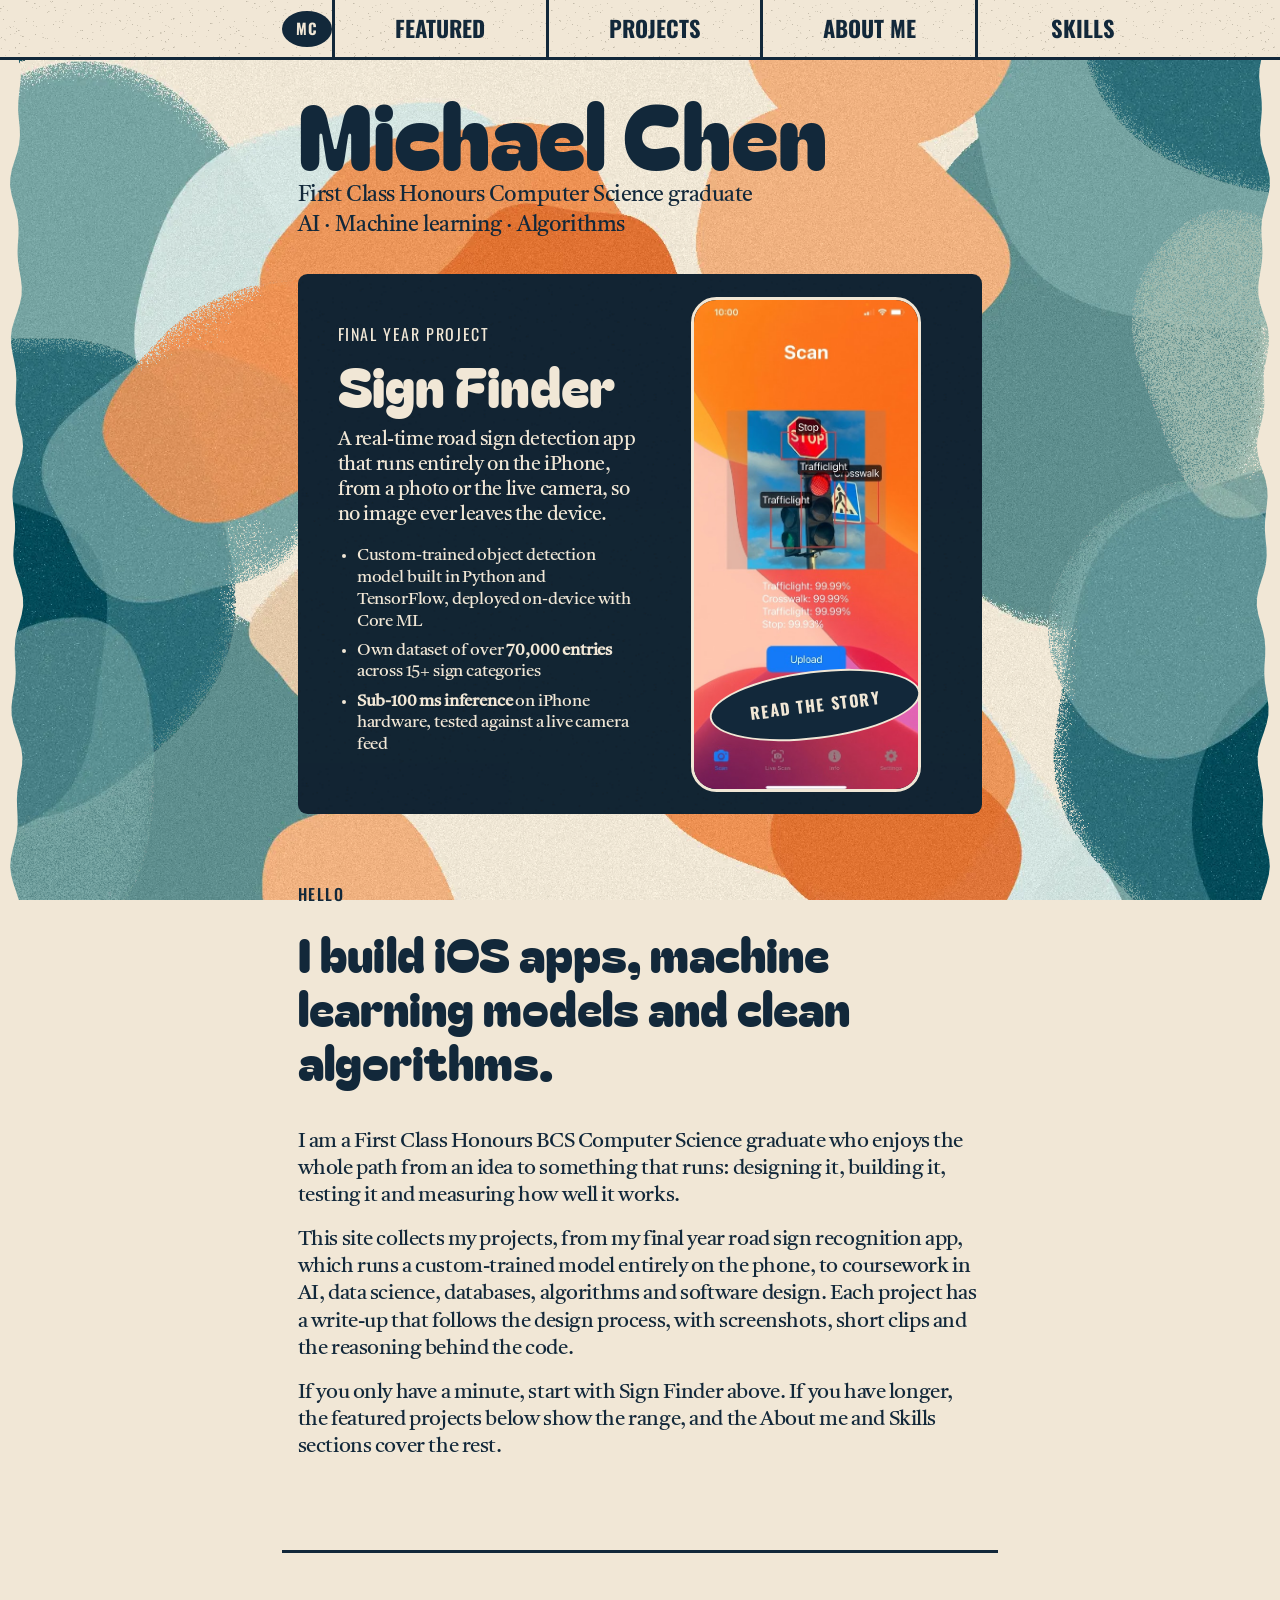
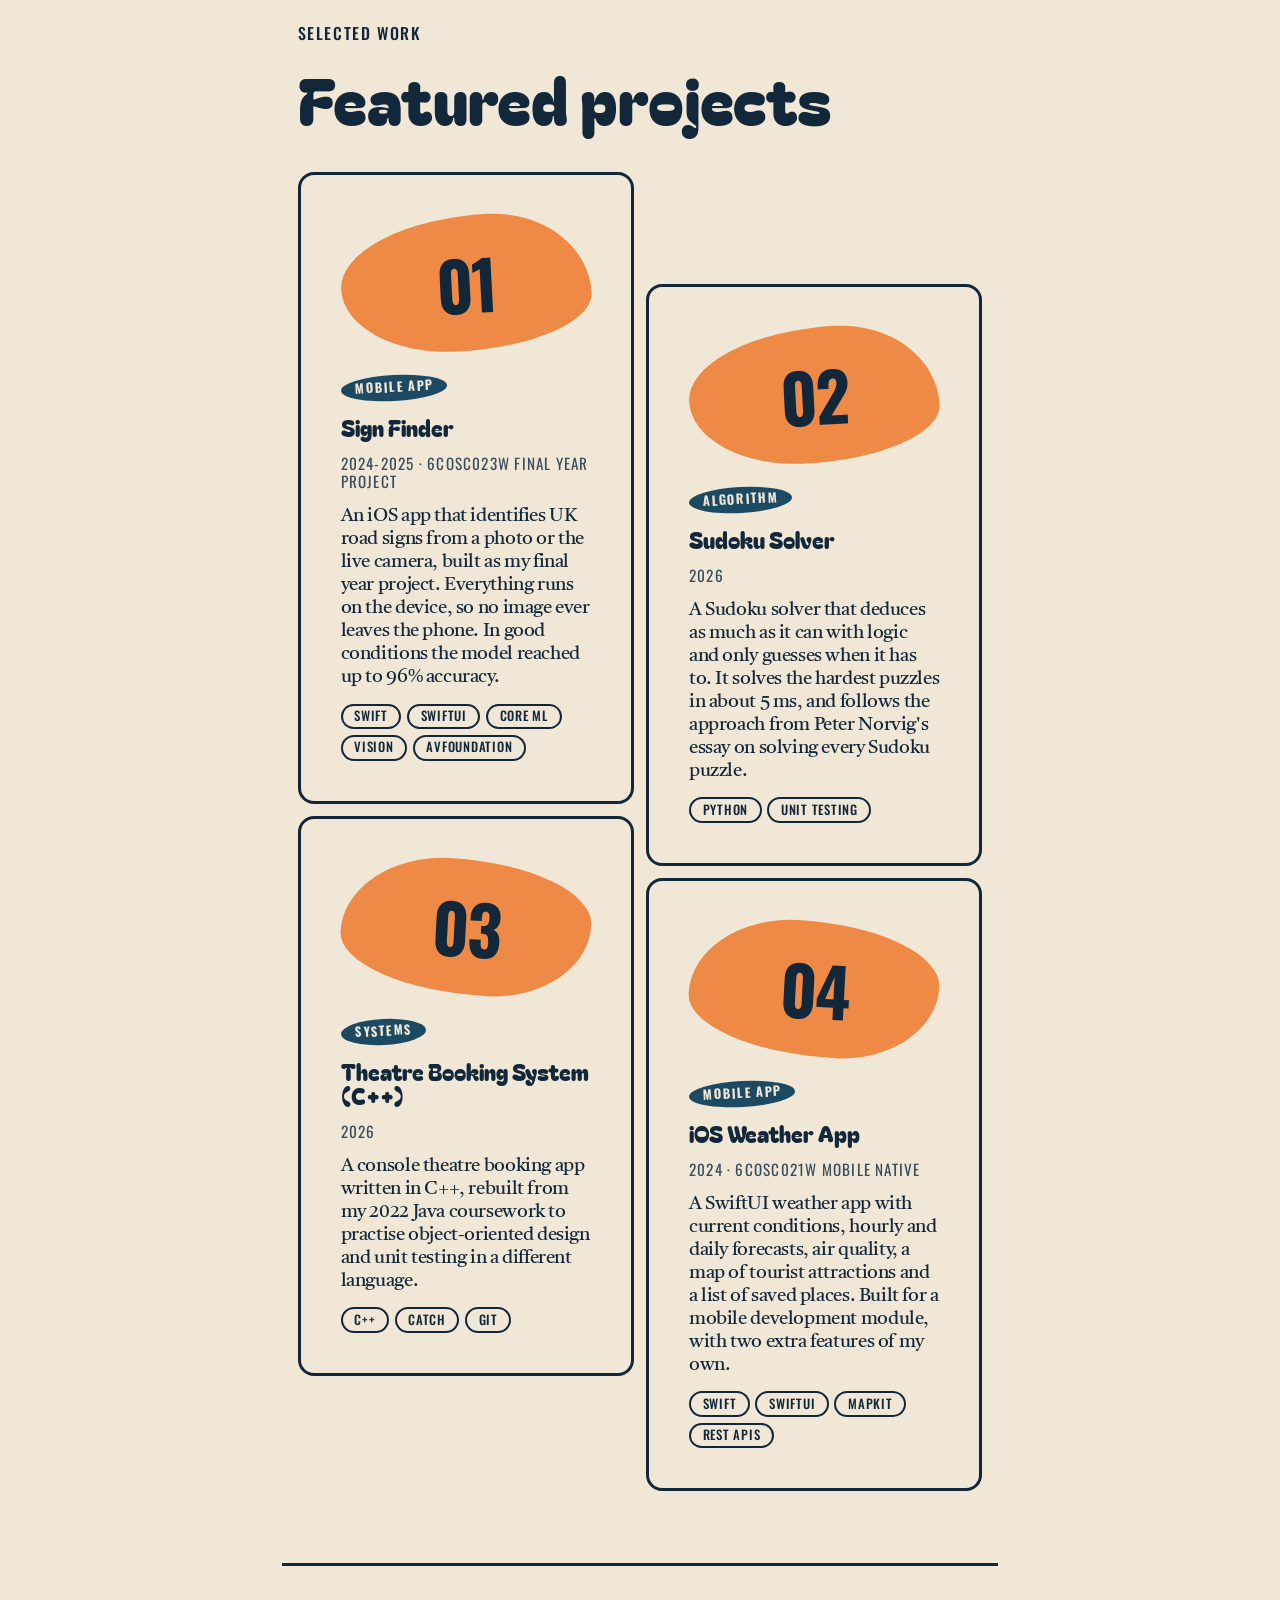
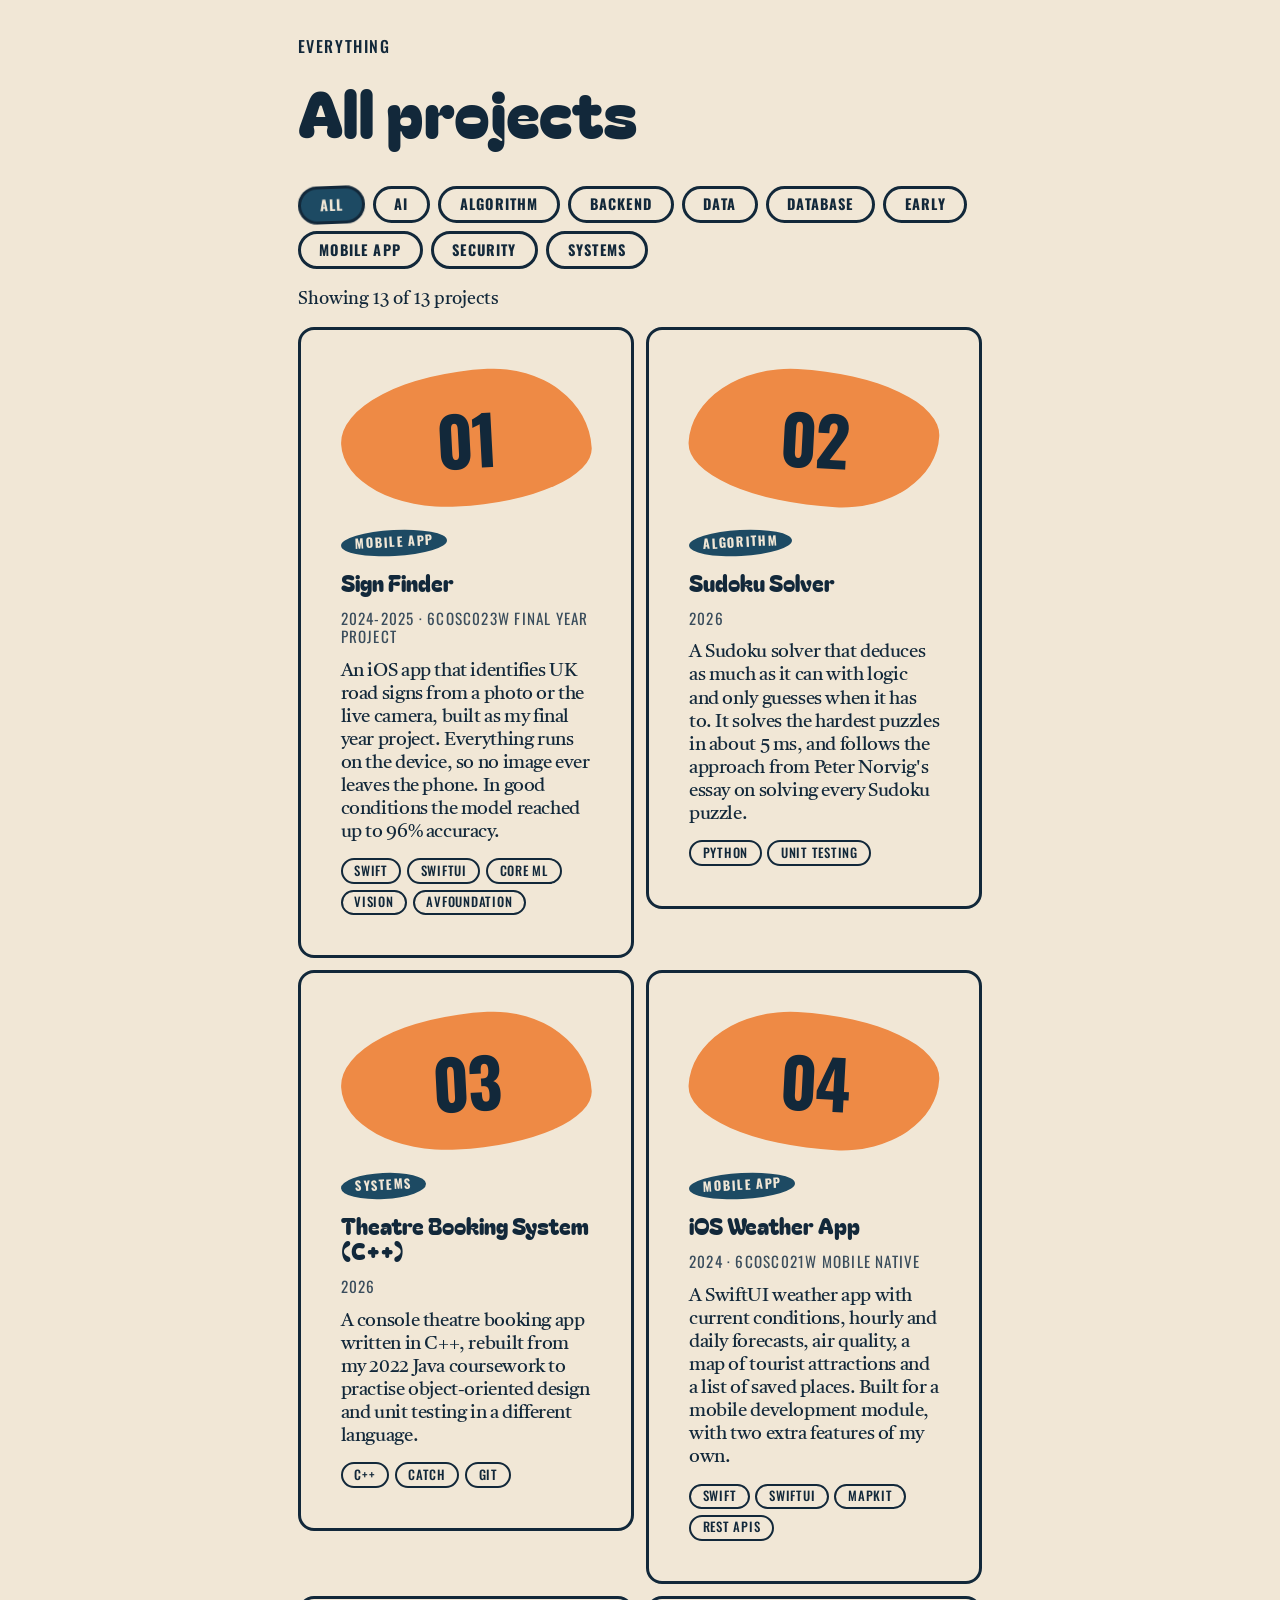
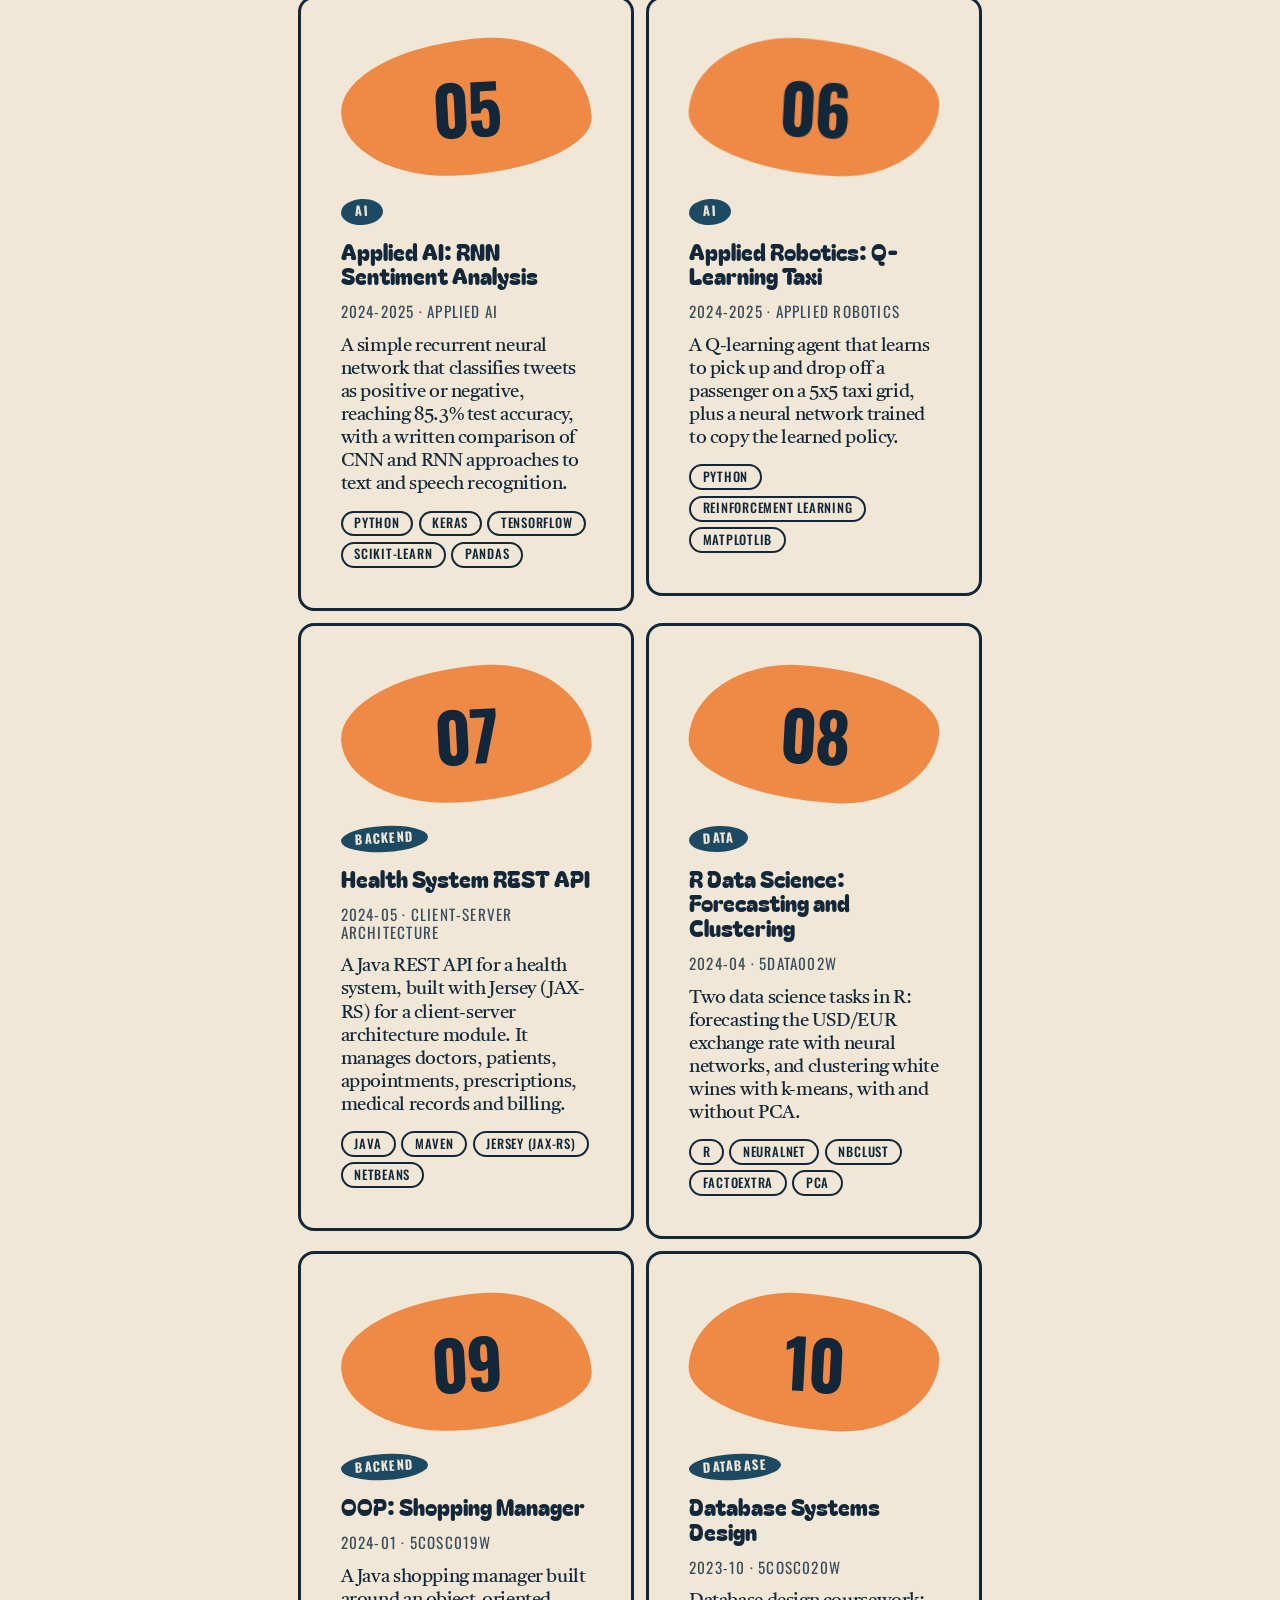
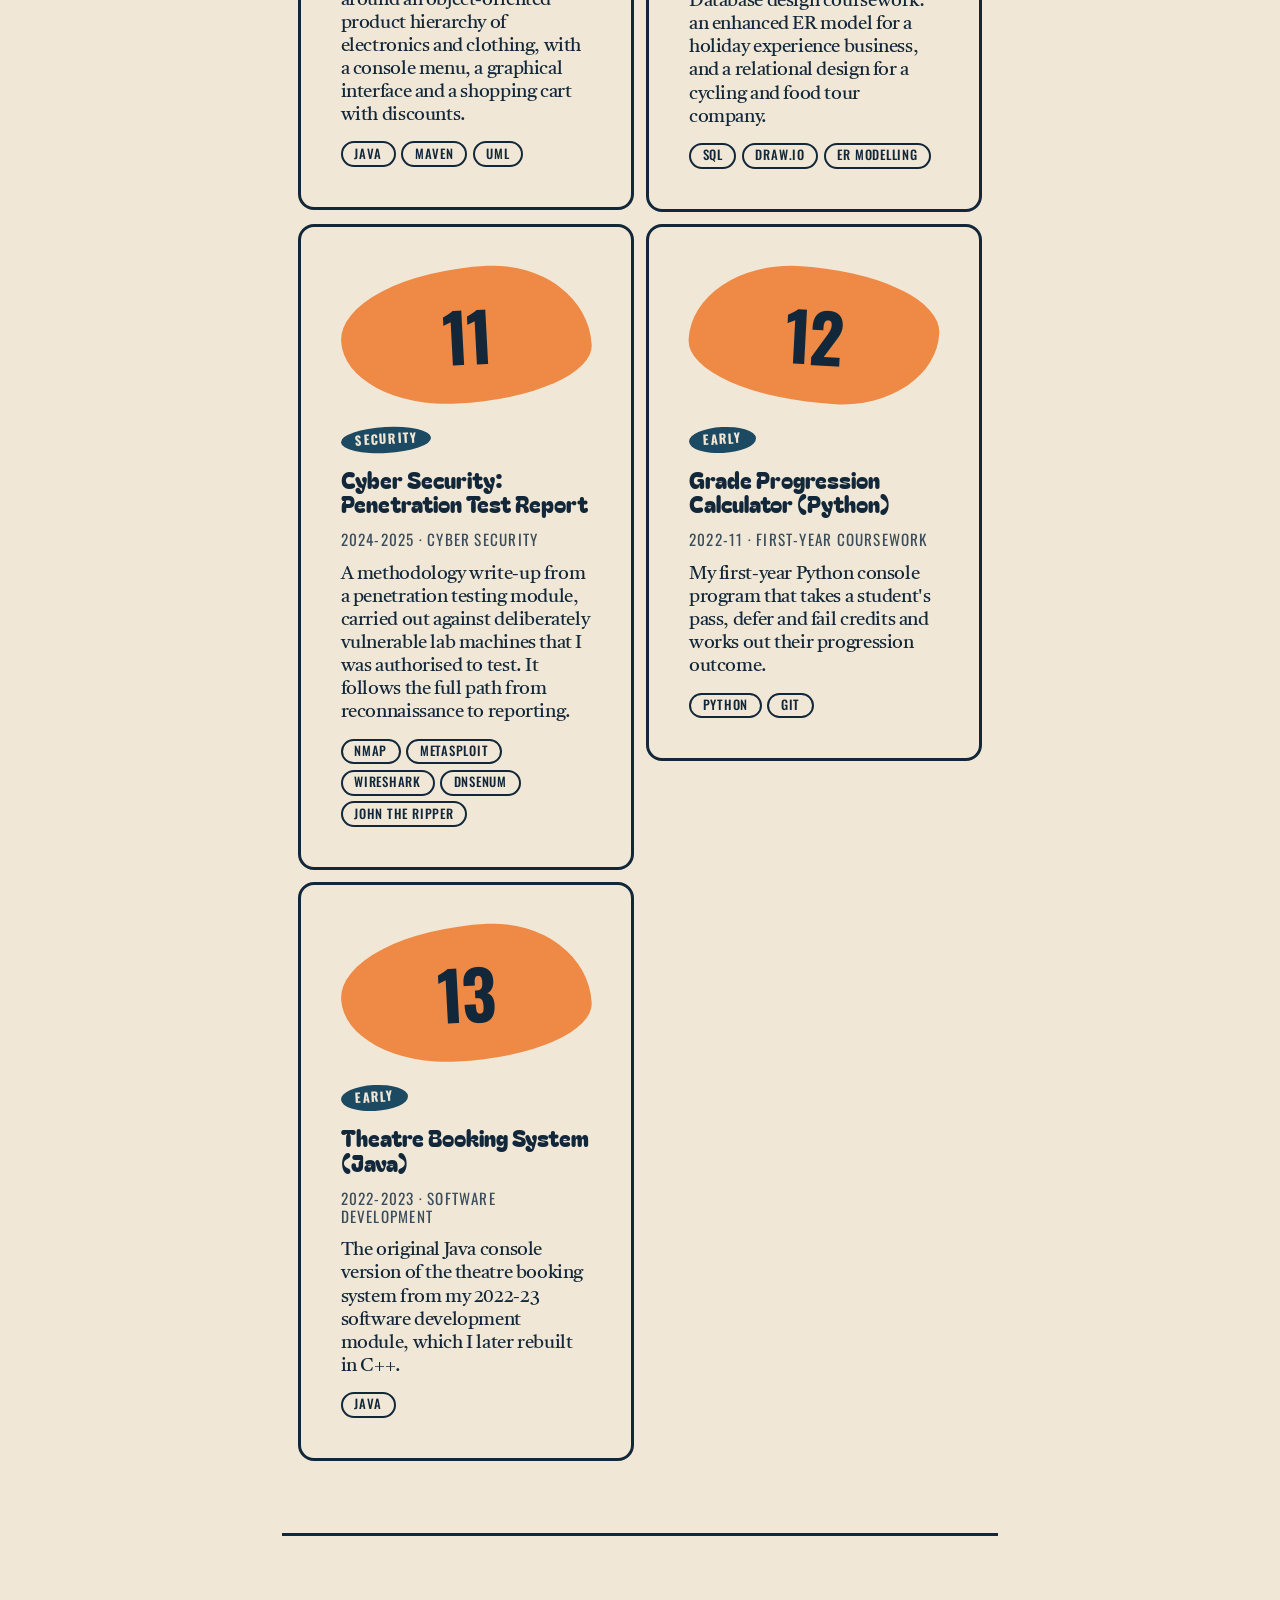
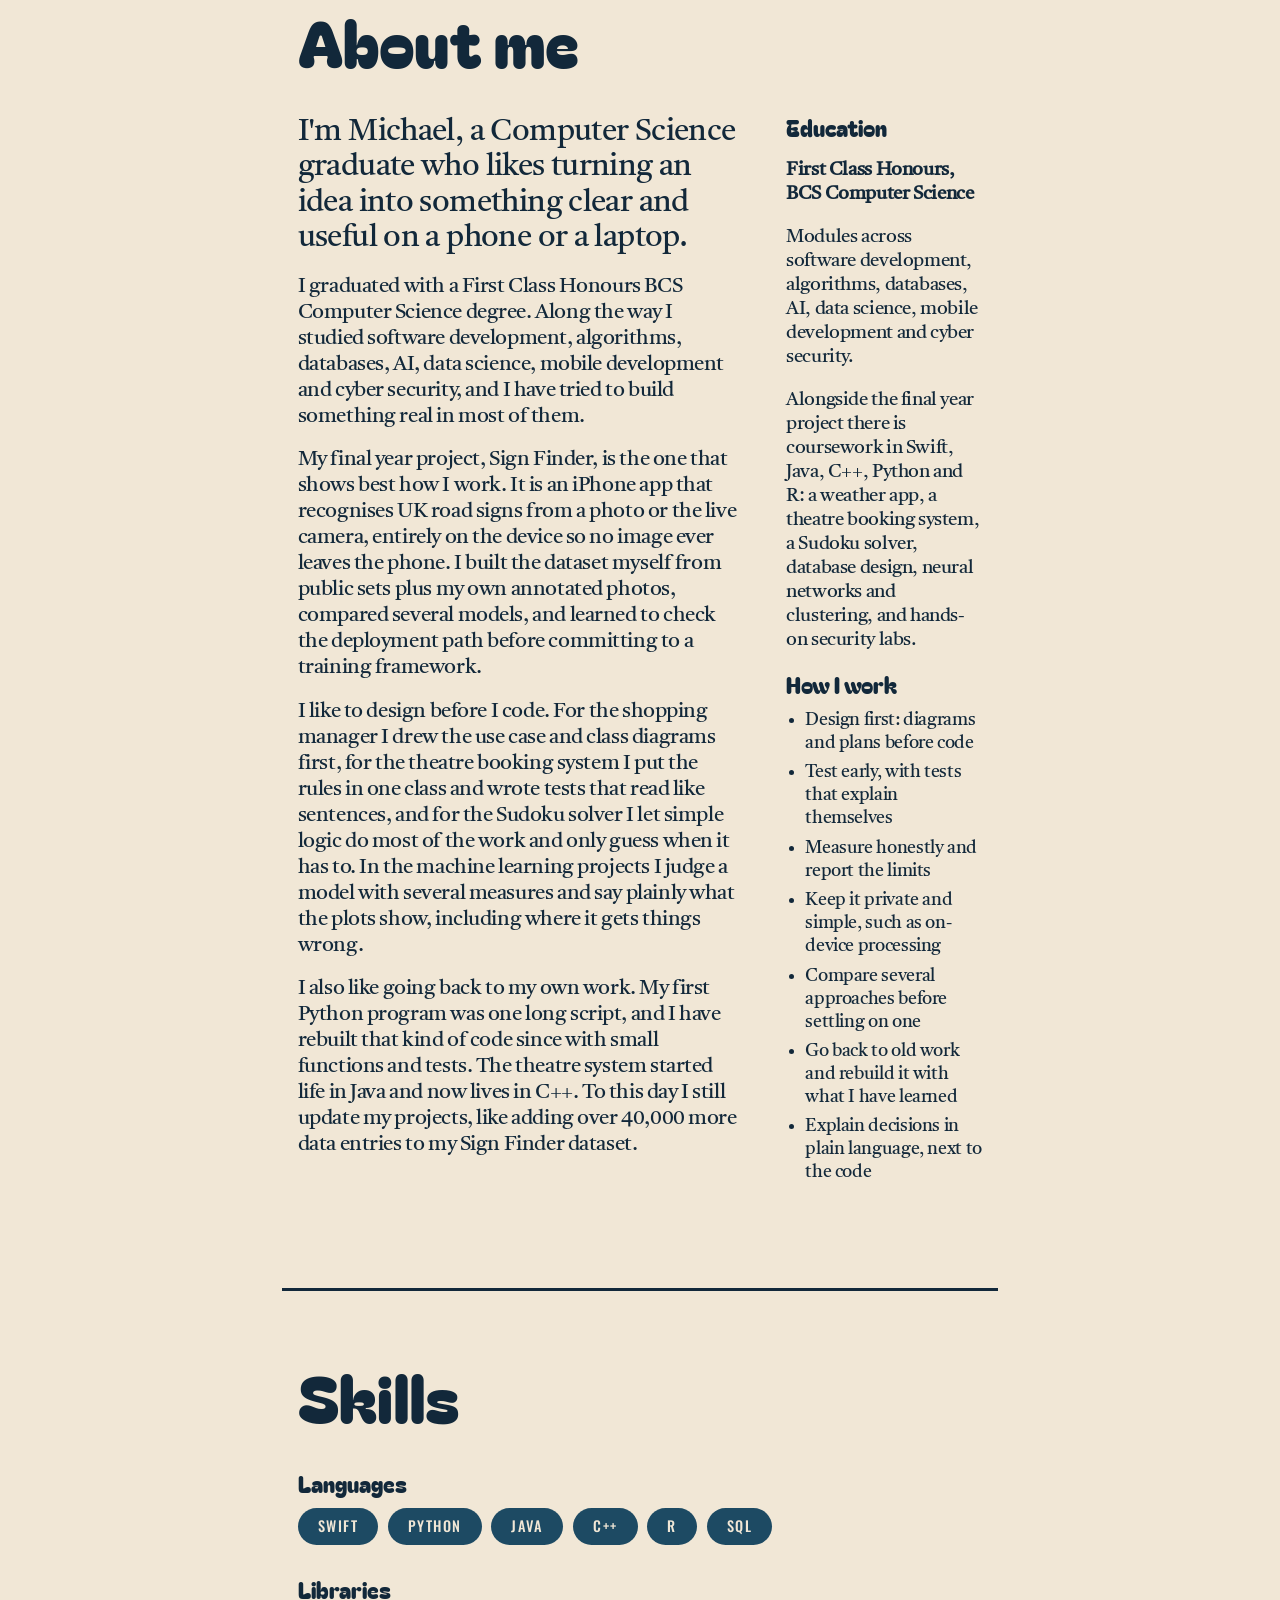
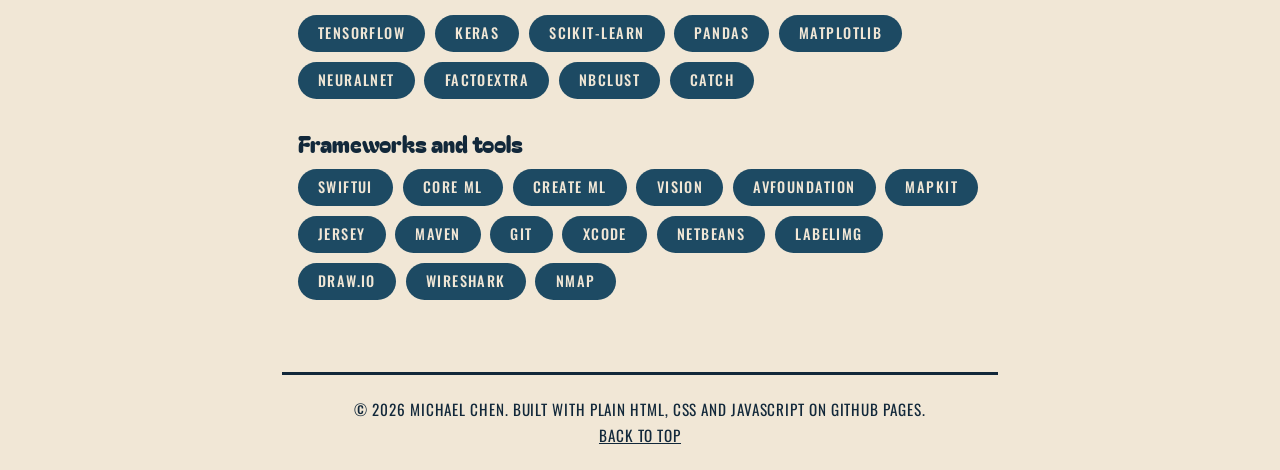
<file: index.html>
<!DOCTYPE html>
<html lang="en">
<head>
    <meta charset="UTF-8">
    <meta name="viewport" content="width=device-width, initial-scale=1.0">
    <title>Michael Chen | Computer Science Portfolio</title>
    <meta name="description" content="Portfolio of Michael Chen, a Computer Science graduate building iOS apps, machine learning projects and algorithms.">
    <link rel="preload" href="fonts/oswald-700.woff2" as="font" type="font/woff2" crossorigin>
    <link rel="preload" href="fonts/tiro-tamil-400.woff2" as="font" type="font/woff2" crossorigin>
    <link rel="stylesheet" href="styles.css">
    <link rel="stylesheet" href="site.css">
    <script src="motion.js" defer></script>
    <script src="script.js" defer></script>
</head>
<body class="site">
    <div class="site-bg" aria-hidden="true"><div class="bg-layer bg-back"></div><div class="bg-layer bg-front"></div></div>
    <a class="skip-link" href="#main">Skip to content</a>

    <header class="site-header">
        <nav class="nav" aria-label="Main">
            <a class="nav-badge" href="#top" aria-label="Michael Chen, back to top"><span>MC</span></a>
            <button class="nav-toggle" type="button" aria-expanded="false" aria-controls="nav-links" hidden>
                <span class="burger" aria-hidden="true"></span>
                <span class="visually-hidden">Menu</span>
            </button>
            <ul class="nav-links" id="nav-links">
                <li><a href="#featured">Featured</a></li>
                <li><a href="#projects">Projects</a></li>
                <li><a href="#about">About me</a></li>
                <li><a href="#skills">Skills</a></li>
            </ul>
        </nav>
    </header>

    <div class="page">
    <main id="main">
        <section class="hero" id="top">
            <div class="wordmark-mask"><h1 class="wordmark">Michael Chen</h1></div>
            <div class="hero-sub">
                <p>First Class Honours Computer Science graduate</p>
                <p>AI &middot; Machine learning &middot; Algorithms</p>
            </div>
            <div class="hero-frame">
                <div class="hero-copy">
                    <p class="kicker">Final year project</p>
                    <p class="hero-title">Sign Finder</p>
                    <p class="hero-text">A real-time road sign detection app that runs entirely on the iPhone, from a photo or the live camera, so no image ever leaves the device.</p>
                    <ul class="hero-points">
                        <li>Custom-trained object detection model built in Python and TensorFlow, deployed on-device with Core ML</li>
                        <li>Own dataset of over <strong>70,000 entries</strong> across 15+ sign categories</li>
                        <li><strong>Sub-100 ms inference</strong> on iPhone hardware, tested against a live camera feed</li>
                    </ul>
                </div>
                <video class="hero-clip" id="hero-clip" src="videos/sign-finder/live-scan.mp4" poster="images/sign-finder/scan.jpg"
                       autoplay muted loop playsinline preload="auto"
                       aria-label="Sign Finder live scan: the camera finds a No Entry sign and draws a labelled box around it"></video>
                <a class="pill pill-dark pill-gallery" href="project.html?id=sign-finder">Read the story</a>
            </div>
        </section>

        <section class="section statement" id="hello" aria-labelledby="statement-title">
            <p class="section-label">Hello</p>
            <h2 class="statement-text" id="statement-title">I build iOS apps, machine learning models and clean algorithms.</h2>
            <div class="statement-body">
                <p>I am a First Class Honours BCS Computer Science graduate who enjoys the whole path from an idea to something that runs: designing it, building it, testing it and measuring how well it works.</p>
                <p>This site collects my projects, from my final year road sign recognition app, which runs a custom-trained model entirely on the phone, to coursework in AI, data science, databases, algorithms and software design. Each project has a write-up that follows the design process, with screenshots, short clips and the reasoning behind the code.</p>
                <p>If you only have a minute, start with Sign Finder above. If you have longer, the featured projects below show the range, and the About me and Skills sections cover the rest.</p>
            </div>
        </section>

        <section class="section" id="featured" aria-labelledby="featured-title">
            <p class="section-label">Selected work</p>
            <h2 class="section-title" id="featured-title">Featured projects</h2>
            <div class="card-grid" id="featured-grid" aria-live="polite">
                <p class="status">Loading projects…</p>
            </div>
        </section>

        <section class="section" id="projects" aria-labelledby="projects-title">
            <p class="section-label">Everything</p>
            <h2 class="section-title" id="projects-title">All projects</h2>
            <div class="filters">
                <div class="chips" id="type-filters" role="group" aria-label="Filter by type"></div>
            </div>
            <p class="status" id="result-count" aria-live="polite"></p>
            <div class="card-grid" id="project-grid"></div>
        </section>

        <section class="section" id="about" aria-labelledby="about-title">
            <h2 class="section-title" id="about-title">About me</h2>
            <div class="about-grid">
                <div class="about-story">
                    <p class="about-lead">I'm Michael, a Computer Science graduate who likes turning an idea into something clear and useful on a phone or a laptop.</p>
                    <p>I graduated with a First Class Honours BCS Computer Science degree. Along the way I studied software development, algorithms, databases, AI, data science, mobile development and cyber security, and I have tried to build something real in most of them.</p>
                    <p>My final year project, Sign Finder, is the one that shows best how I work. It is an iPhone app that recognises UK road signs from a photo or the live camera, entirely on the device so no image ever leaves the phone. I built the dataset myself from public sets plus my own annotated photos, compared several models, and learned to check the deployment path before committing to a training framework.</p>
                    <p>I like to design before I code. For the shopping manager I drew the use case and class diagrams first, for the theatre booking system I put the rules in one class and wrote tests that read like sentences, and for the Sudoku solver I let simple logic do most of the work and only guess when it has to. In the machine learning projects I judge a model with several measures and say plainly what the plots show, including where it gets things wrong.</p>
                    <p>I also like going back to my own work. My first Python program was one long script, and I have rebuilt that kind of code since with small functions and tests. The theatre system started life in Java and now lives in C++. To this day I still update my projects, like adding over 40,000 more data entries to my Sign Finder dataset.</p>
                </div>
                <div class="about-side">
                    <h3>Education</h3>
                    <p class="about-lead"><strong>First Class Honours, BCS Computer Science</strong></p>
                    <p>Modules across software development, algorithms, databases, AI, data science,
                    mobile development and cyber security.</p>
                    <p>Alongside the final year project there is coursework in Swift, Java, C++, Python and R:
                    a weather app, a theatre booking system, a Sudoku solver, database design, neural networks
                    and clustering, and hands-on security labs.</p>
                    <h3>How I work</h3>
                    <ul class="about-points">
                        <li>Design first: diagrams and plans before code</li>
                        <li>Test early, with tests that explain themselves</li>
                        <li>Measure honestly and report the limits</li>
                        <li>Keep it private and simple, such as on-device processing</li>
                        <li>Compare several approaches before settling on one</li>
                        <li>Go back to old work and rebuild it with what I have learned</li>
                        <li>Explain decisions in plain language, next to the code</li>
                    </ul>
                </div>
            </div>
        </section>

        <section class="section" id="skills" aria-labelledby="skills-title">
            <h2 class="section-title" id="skills-title">Skills</h2>
            <div class="skills-groups">
                <div>
                    <h3>Languages</h3>
                    <ul class="pill-list">
                            <li>Swift</li>
                            <li>Python</li>
                            <li>Java</li>
                            <li>C++</li>
                            <li>R</li>
                            <li>SQL</li>
                    </ul>
                </div>
                <div>
                    <h3>Libraries</h3>
                    <ul class="pill-list">
                            <li>TensorFlow</li>
                            <li>Keras</li>
                            <li>scikit-learn</li>
                            <li>pandas</li> <li>matplotlib</li>
                            <li>neuralnet</li>
                            <li>factoextra</li>
                            <li>NbClust</li>
                            <li>Catch</li>
                    </ul>
                </div>
                <div>
                    <h3>Frameworks and tools</h3>
                    <ul class="pill-list">
                            <li>SwiftUI</li>
                            <li>Core ML</li>
                            <li>Create ML</li>
                            <li>Vision</li>
                            <li>AVFoundation</li> <li>MapKit</li>
                            <li>Jersey</li>
                            <li>Maven</li>
                            <li>Git</li>
                            <li>Xcode</li>
                            <li>NetBeans</li> <li>LabelImg</li>
                            <li>draw.io</li>
                            <li>Wireshark</li>
                            <li>Nmap</li>
                    </ul>
                </div>
            </div>
        </section>
    </main>

    <footer class="site-footer">
        <p>&copy; <span id="year">2026</span> Michael Chen. Built with plain HTML, CSS and JavaScript on GitHub Pages.</p>
        <p><a href="#top">Back to top</a></p>
    </footer>
    </div>
</body>
</html>
</file>
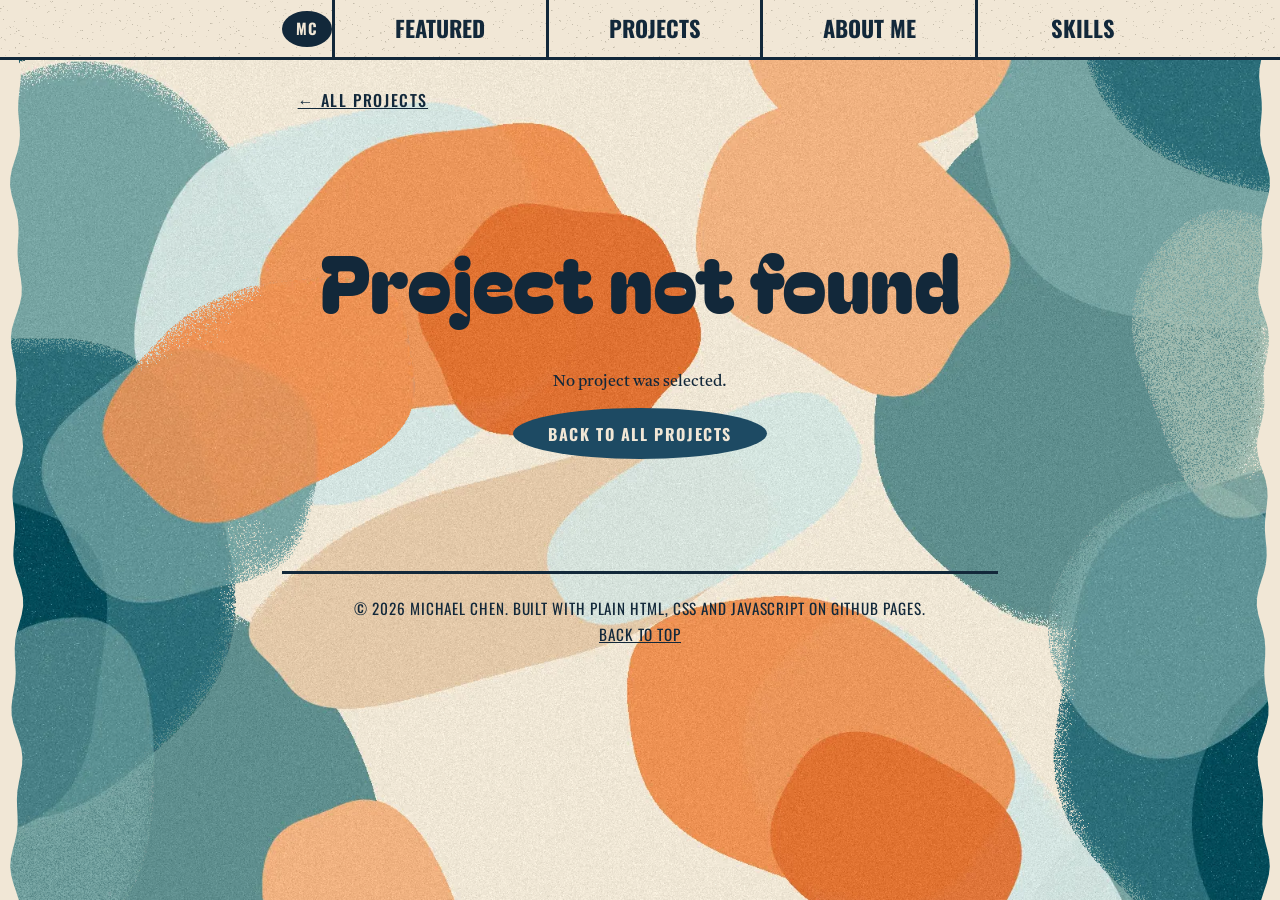
<file: project.html>
<!DOCTYPE html>
<html lang="en">
<head>
    <meta charset="UTF-8">
    <meta name="viewport" content="width=device-width, initial-scale=1.0">
    <title>Project | Michael Chen</title>
    <meta name="description" content="Project write-up from the portfolio of Michael Chen, a Computer Science graduate.">
    <link rel="preload" href="fonts/oswald-700.woff2" as="font" type="font/woff2" crossorigin>
    <link rel="preload" href="fonts/tiro-tamil-400.woff2" as="font" type="font/woff2" crossorigin>
    <link rel="stylesheet" href="styles.css">
    <link rel="stylesheet" href="site.css">
    <script src="motion.js" defer></script>
    <script src="project.js" defer></script>
</head>
<body class="site">
    <div class="site-bg" aria-hidden="true"><div class="bg-layer bg-back"></div><div class="bg-layer bg-front"></div></div>
    <a class="skip-link" href="#main">Skip to content</a>

    <header class="site-header">
        <nav class="nav" aria-label="Main">
            <a class="nav-badge" href="index.html" aria-label="Michael Chen, home"><span>MC</span></a>
            <button class="nav-toggle" type="button" aria-expanded="false" aria-controls="nav-links" hidden>
                <span class="burger" aria-hidden="true"></span>
                <span class="visually-hidden">Menu</span>
            </button>
            <ul class="nav-links" id="nav-links">
                <li><a href="index.html#featured">Featured</a></li>
                <li><a href="index.html#projects">Projects</a></li>
                <li><a href="index.html#about">About me</a></li>
                <li><a href="index.html#skills">Skills</a></li>
            </ul>
        </nav>
    </header>

    <div class="page">
    <main id="main" class="project-page">
        <p class="back-link"><a href="index.html#projects">&larr; All projects</a></p>
        <div id="project-root" aria-live="polite">
            <p class="status">Loading project…</p>
        </div>
    </main>

    <footer class="site-footer">
        <p>&copy; <span id="year">2026</span> Michael Chen. Built with plain HTML, CSS and JavaScript on GitHub Pages.</p>
        <p><a href="#main">Back to top</a></p>
    </footer>
    </div>
</body>
</html>
</file>
<file: styles.css>
/* ---------- Design tokens: base (light) values; themes override them below ---------- */
:root {
    --font-body: system-ui, -apple-system, "Segoe UI", Roboto, Arial, sans-serif;
    --font-mono: ui-monospace, "SFMono-Regular", Consolas, monospace;

    --color-bg: #ffffff;
    --color-bg-alt: #f5f3f8;
    --color-surface: #ffffff;
    --color-text: #1d1b26;
    --color-text-muted: #5b576b;
    --color-accent: #6b3fa0;
    --color-accent-contrast: #ffffff;
    --color-border: #ddd8e6;
    --color-hero-text: #ffffff;
    --color-accent-hover: #55318a;
    --color-header-bg: rgba(255, 255, 255, 0.92);
    --color-media-bg: #000000;
    --page-image: none;
    color-scheme: light;

    --radius: 14px;
    --shadow: 0 2px 10px rgba(30, 20, 60, 0.08);
    --max-width: 1100px;
    --space: 1rem;
    --shadow-hover: 0 10px 24px rgba(30, 20, 60, 0.16);
    --blur: none;

    /* Animation tokens: every theme can tune these (transform and opacity only) */
    --dur-fast: 150ms;
    --dur-base: 300ms;
    --dur-slow: 500ms;
    --ease: cubic-bezier(0.2, 0.7, 0.2, 1);
    --lift: -4px;
    --zoom: 1.03;
    --reveal-distance: 16px;
    --stagger: 80ms;
}

* { box-sizing: border-box; }

html { scroll-behavior: smooth; scroll-padding-top: 4rem; }

body {
    margin: 0;
    font-family: var(--font-body);
    color: var(--color-text);
    background: var(--color-bg);
    background-image: var(--page-image);
    line-height: 1.6;
}

a { color: var(--color-accent); transition: color var(--dur-fast) var(--ease); }
h1, h2, h3 { line-height: 1.2; }

.skip-link {
    position: absolute;
    left: -999px;
    top: 0;
    background: var(--color-accent);
    color: var(--color-accent-contrast);
    padding: 0.5rem 1rem;
    z-index: 100;
}
.skip-link:focus { left: 0; }

:focus-visible { outline: 3px solid var(--color-accent); outline-offset: 2px; }

/* ---------- Header / nav ---------- */
.site-header {
    position: sticky;
    top: 0;
    z-index: 50;
    background: var(--color-header-bg);
    backdrop-filter: blur(8px);
    border-bottom: 1px solid var(--color-border);
}
.nav {
    max-width: var(--max-width);
    margin: 0 auto;
    padding: 0.75rem var(--space);
    display: flex;
    flex-wrap: wrap;
    align-items: center;
    justify-content: space-between;
    gap: 0.5rem 1rem;
}
.nav-brand { font-weight: 700; text-decoration: none; color: var(--color-text); }
.nav-links { display: flex; flex-wrap: wrap; gap: 0.25rem 1.25rem; list-style: none; margin: 0; padding: 0; }
.nav-links a { text-decoration: none; color: var(--color-text-muted); font-weight: 500; transition: color var(--dur-fast) var(--ease); }
.nav-links a:hover { color: var(--color-accent); }

/* ---------- Hero (keeps the original animated gradient) ---------- */
.hero {
    min-height: 80vh;
    display: flex;
    align-items: center;
    justify-content: center;
    text-align: center;
    padding: 4rem var(--space);
    color: var(--color-hero-text);
    background: radial-gradient(circle at 20% 20%, #cc55ce, transparent 40%),
                radial-gradient(circle at 80% 30%, #E0563F, transparent 30%),
                radial-gradient(circle at 30% 70%, #3F567F, transparent 40%),
                radial-gradient(circle at 70% 80%, hsla(276, 42%, 41%, 0.781), transparent 80%),
                radial-gradient(circle at 50% 50%, #D174D2, transparent 40%),
                #3F567F;
    background-size: 200% 200%;
    animation: gradientBG 20s ease infinite, gradientSize 4s ease-in-out infinite;
}
.hero-inner { max-width: 42rem; text-shadow: 0 2px 8px rgba(0, 0, 0, 0.3); }
.hero h1 { font-size: clamp(2.5rem, 8vw, 4rem); margin: 0.25rem 0; }
.eyebrow { text-transform: uppercase; letter-spacing: 0.12em; font-size: 0.85rem; margin: 0; }
.tagline { font-size: clamp(1.15rem, 3vw, 1.5rem); margin: 0.5rem 0 1rem; font-weight: 600; }
.intro { margin: 0 auto 1.75rem; }
.hero-actions { display: flex; flex-wrap: wrap; gap: 0.75rem; justify-content: center; }

.button {
    display: inline-block;
    padding: 0.7rem 1.4rem;
    border-radius: 999px;
    background: #fff;
    color: #3b1d63;
    font-weight: 600;
    text-decoration: none;
    text-shadow: none;
    border: 2px solid #fff;
    transition: background-color var(--dur-fast) var(--ease), color var(--dur-fast) var(--ease),
                border-color var(--dur-fast) var(--ease), transform var(--dur-fast) var(--ease);
}
.button:hover { background: #f1e8fb; transform: translateY(-2px); }
.button:active { transform: translateY(0); }
.button-ghost { background: transparent; color: #fff; }
.button-ghost:hover { background: rgba(255, 255, 255, 0.18); }

/* ---------- Sections ---------- */
.section { padding: 3.5rem var(--space); }
.section > * { max-width: var(--max-width); margin-left: auto; margin-right: auto; }
.section h2 { font-size: 1.9rem; margin-top: 0; margin-bottom: 1.25rem; }
.section-alt { background: var(--color-bg-alt); }
.status { color: var(--color-text-muted); }

/* ---------- Project cards ---------- */
.card-grid {
    display: grid;
    grid-template-columns: repeat(auto-fill, minmax(260px, 1fr));
    gap: 1.25rem;
}
.card {
    background: var(--color-surface);
    border: 1px solid var(--color-border);
    border-radius: var(--radius);
    box-shadow: var(--shadow);
    padding: 1.25rem;
    display: flex;
    flex-direction: column;
    gap: 0.5rem;
    color: var(--color-text);
    -webkit-backdrop-filter: var(--blur);
    backdrop-filter: var(--blur);
    transition: transform var(--dur-base) var(--ease), box-shadow var(--dur-base) var(--ease),
                border-color var(--dur-fast) var(--ease);
}
.card h3 { margin: 0; font-size: 1.15rem; }
.card-meta { margin: 0; font-size: 0.85rem; color: var(--color-text-muted); }
.card-summary { margin: 0; flex: 1; }
.card-badge {
    align-self: flex-start;
    font-size: 0.75rem;
    font-weight: 600;
    padding: 0.15rem 0.6rem;
    border-radius: 999px;
    background: var(--color-bg-alt);
    color: var(--color-accent);
    text-transform: capitalize;
}
.tags, .pill-list { display: flex; flex-wrap: wrap; gap: 0.35rem; list-style: none; margin: 0; padding: 0; }
.tags li, .pill-list li {
    font-size: 0.8rem;
    padding: 0.1rem 0.6rem;
    border: 1px solid var(--color-border);
    border-radius: 999px;
    color: var(--color-text-muted);
}
.pill-list { margin-bottom: 1.25rem; }
.card { position: relative; }
.card-link { color: inherit; text-decoration: none; }
.card-link::after { content: ""; position: absolute; inset: 0; border-radius: var(--radius); }
.card:hover, .card:focus-within { border-color: var(--color-accent); box-shadow: var(--shadow-hover); }
.card:hover { transform: translateY(var(--lift)); }
.card-thumb { width: 100%; aspect-ratio: 16 / 9; object-fit: cover; border-radius: calc(var(--radius) - 6px); }
.featured-card { border-top: 4px solid var(--color-accent); }

/* ---------- Filters ---------- */
.filters { display: flex; flex-wrap: wrap; gap: 1rem; align-items: center; justify-content: space-between; margin-bottom: 0.75rem; }
.chips { display: flex; flex-wrap: wrap; gap: 0.5rem; }
.chip {
    font: inherit;
    padding: 0.35rem 0.9rem;
    border-radius: 999px;
    border: 1px solid var(--color-border);
    background: var(--color-surface);
    color: var(--color-text);
    cursor: pointer;
    text-transform: capitalize;
    transition: background-color var(--dur-fast) var(--ease), color var(--dur-fast) var(--ease),
                border-color var(--dur-fast) var(--ease);
}
.chip:hover { border-color: var(--color-accent); }
.chip[aria-pressed="true"] { background: var(--color-accent); color: var(--color-accent-contrast); border-color: var(--color-accent); }
.tag-filter { display: flex; align-items: center; gap: 0.5rem; }
.tag-filter select { font: inherit; padding: 0.35rem 0.6rem; border-radius: 8px; border: 1px solid var(--color-border); }

/* ---------- About ---------- */
.about-grid { display: grid; grid-template-columns: repeat(auto-fit, minmax(260px, 1fr)); gap: 2rem; }
.about-grid h3 { margin-top: 0; }

/* ---------- Footer ---------- */
.site-footer {
    padding: 2rem var(--space);
    text-align: center;
    color: var(--color-text-muted);
    border-top: 1px solid var(--color-border);
}
.site-footer p { margin: 0.25rem 0; }

/* ---------- Project page ---------- */
.project-page { max-width: 70rem; margin: 0 auto; padding: 2rem var(--space) 3.5rem; }

.back-link { margin: 0 0 1.5rem; }
.project-head h1 { font-size: clamp(2rem, 6vw, 2.75rem); margin: 0.5rem 0 0.25rem; }
.project-summary { font-size: 1.15rem; }
.project-section { margin-top: 2rem; }
.project-section h2 { font-size: 1.4rem; margin: 0 0 0.75rem; }
.feature-list { padding-left: 1.25rem; margin: 0; }
.feature-list li { margin-bottom: 0.4rem; }
.video-frame { position: relative; aspect-ratio: 16 / 9; border-radius: var(--radius); overflow: hidden; background: var(--color-media-bg); }
.video-frame iframe { position: absolute; inset: 0; width: 100%; height: 100%; border: 0; }
.gallery { display: grid; grid-template-columns: repeat(auto-fill, minmax(220px, 1fr)); gap: 1rem; }
.gallery-item { margin: 0; }
.gallery-item img { width: 100%; height: auto; display: block; border-radius: 10px; border: 1px solid var(--color-border); }
.gallery-item figcaption { font-size: 0.85rem; color: var(--color-text-muted); margin-top: 0.35rem; }
.button-solid { background: var(--color-accent); color: var(--color-accent-contrast); border-color: var(--color-accent); }
.button-solid:hover { background: var(--color-accent-hover); }
.project-links { justify-content: flex-start; }
.project-missing { text-align: center; padding: 3rem 0; }

/* ---------- Motion ---------- */
@keyframes gradientBG {
    0% { background-position: 0% 0%; }
    25% { background-position: 50% 50%; }
    50% { background-position: 100% 100%; }
    75% { background-position: 50% 50%; }
    100% { background-position: 0% 0%; }
}
@keyframes gradientSize {
    0%, 100% { background-size: 200% 200%; }
    50% { background-size: 250% 250%; }
}
@media (prefers-reduced-motion: reduce) {
    .hero { animation: none; }
    html { scroll-behavior: auto; }
}

/* Showcase slots */
.showcase { display: grid; grid-template-columns: repeat(auto-fit, minmax(280px, 1fr)); gap: 1.25rem; }
.showcase-item { margin: 0; }
.showcase-item img { width: 100%; height: auto; display: block; border-radius: 10px; border: 1px solid var(--color-border); }
.showcase-item figcaption { font-size: 0.9rem; color: var(--color-text-muted); margin-top: 0.4rem; }
.showcase-placeholder { display: flex; flex-direction: column; gap: 0.4rem; padding: 1.25rem; min-height: 9rem; border: 2px dashed var(--color-border); border-radius: var(--radius); font-size: 0.9rem; }
.showcase-placeholder code { font-size: 0.8rem; word-break: break-all; }
.showcase-item video { width: 100%; height: auto; display: block; border-radius: 10px; border: 1px solid var(--color-border); background: var(--color-media-bg); }
.showcase-item video { pointer-events: none; }
.showcase-item video[controls] { pointer-events: auto; }

/* ==========================================================================
   Phase 4: motion (shared)
   Only transform and opacity are animated. JS adds .reveal, so without JS
   everything is simply visible. Reduced motion is handled at the very end.
   ========================================================================== */

/* Page load: gentle hero fade-in and project header fade-in */
@keyframes fade-up {
    from { opacity: 0; transform: translateY(var(--reveal-distance)); }
    to   { opacity: 1; transform: none; }
}
.hero-inner { animation: fade-up var(--dur-slow) var(--ease) backwards; }
.project-head { animation: fade-up var(--dur-slow) var(--ease) backwards; }

/* Scroll reveal: .reveal is added by motion.js, .is-visible once on screen.
   "backwards" fill keeps the hidden start state during the stagger delay, then
   the element falls back to normal styles so hover transforms still work. */
.reveal { opacity: 0; }
.reveal.is-visible {
    opacity: 1;
    animation: fade-up var(--dur-slow) var(--ease) backwards;
    animation-delay: var(--reveal-delay, 0ms);
}

/* Hover and focus effects */
.showcase-item img, .gallery-item img {
    transition: transform var(--dur-base) var(--ease), box-shadow var(--dur-base) var(--ease);
}
.showcase-item:hover img, .gallery-item:hover img { transform: scale(var(--zoom)); }
.card-thumb { transition: transform var(--dur-base) var(--ease); }
.card:hover .card-thumb { transform: scale(var(--zoom)); }

/* ---------- Reduced motion: no reveals or lifts; colour changes stay ---------- */
@media (prefers-reduced-motion: reduce) {
    :root {
        --lift: 0px;
        --zoom: 1;
        --reveal-distance: 0px;
    }
    *, *::before, *::after { animation: none !important; }
    .reveal { opacity: 1 !important; }
    .button:hover { transform: none; }
    .card, .showcase-item img, .gallery-item img, .card-thumb, .gallery-tile { transition-property: border-color, background-color, color; }
}

/* ==========================================================================
   Project page: tabs, design story, gallery and lightbox
   ========================================================================== */
.visually-hidden { position: absolute; width: 1px; height: 1px; overflow: hidden; clip: rect(0 0 0 0); white-space: nowrap; }
.project-summary { margin-bottom: 1.5rem; }
.glance { display: grid; grid-template-columns: repeat(auto-fit, minmax(280px, 1fr)); gap: 0 2rem; max-width: 60rem; }

/* Tabs */
.tabs {
    position: sticky;
    top: 3.15rem;
    z-index: 40;
    display: flex;
    gap: 0.25rem;
    margin: 1.25rem 0 0;
    padding: 0.5rem 0 0;
    background: var(--color-bg);
    border-bottom: 1px solid var(--color-border);
}
.tab {
    font: inherit;
    font-weight: 600;
    padding: 0.6rem 1.1rem;
    background: transparent;
    color: var(--color-text-muted);
    border: 0;
    border-bottom: 3px solid transparent;
    cursor: pointer;
    transition: color var(--dur-fast) var(--ease), border-color var(--dur-fast) var(--ease);
}
.tab:hover { color: var(--color-text); }
.tab[aria-selected="true"] { color: var(--color-accent); border-bottom-color: var(--color-accent); }
.tab-panel { padding-top: 1.5rem; }
.tab-panel[hidden] { display: none; }

/* Process bar: follows the design steps while scrolling */
.process-nav {
    position: sticky;
    top: 6.65rem;
    z-index: 30;
    margin: 1rem 0 0;
    padding: 0.5rem 0;
    overflow-x: auto;
    background: var(--color-bg);
}
.process-nav ol { display: flex; gap: 0.4rem; margin: 0; padding: 0; list-style: none; counter-reset: step; width: max-content; }
.process-nav li { counter-increment: step; }
.process-nav a {
    display: inline-block;
    padding: 0.25rem 0.8rem;
    border: 1px solid var(--color-border);
    border-radius: 999px;
    font-size: 0.85rem;
    text-decoration: none;
    color: var(--color-text-muted);
    white-space: nowrap;
    transition: background-color var(--dur-fast) var(--ease), color var(--dur-fast) var(--ease), border-color var(--dur-fast) var(--ease);
}
.process-nav a::before { content: counter(step, decimal-leading-zero) " "; opacity: 0.7; }
.process-nav a:hover { border-color: var(--color-accent); color: var(--color-accent); }
.process-nav a[aria-current="step"] { background: var(--color-accent); border-color: var(--color-accent); color: var(--color-accent-contrast); }

/* Story steps: numbered markers on a vertical line */
.story { margin-top: 1.5rem; scroll-margin-top: 10.5rem; }
.story-step {
    position: relative;
    display: grid;
    grid-template-columns: 3.25rem minmax(0, 1fr);
    gap: 0 1rem;
    padding-bottom: 3rem;
    scroll-margin-top: 10.5rem;
}
.story-step::before {
    content: "";
    position: absolute;
    left: 1.5rem;
    top: 3rem;
    bottom: 0.5rem;
    width: 2px;
    background: var(--color-border);
}
.story-step:last-child::before { display: none; }
.step-marker {
    width: 3rem;
    height: 3rem;
    display: grid;
    place-items: center;
    border-radius: 50%;
    background: var(--color-accent);
    color: var(--color-accent-contrast);
    font-weight: 700;
    font-family: var(--font-mono);
}
.step-label { margin: 0.2rem 0 0; font-size: 0.8rem; font-weight: 700; letter-spacing: 0.1em; text-transform: uppercase; color: var(--color-accent); }
.step-content h2 { margin: 0.1rem 0 0.75rem; font-size: 1.6rem; }
.step-text { max-width: 46rem; margin: 0 0 0.9rem; }
.step-media { display: grid; grid-template-columns: repeat(auto-fit, minmax(260px, 1fr)); gap: 1.25rem; margin: 1.25rem 0; align-items: start; }
.step-media .showcase-item { min-width: 0; }
.showcase-item video, .showcase-item img { max-width: 100%; }

/* Code on one side, the reasoning on the other */
.code-split { display: grid; grid-template-columns: minmax(0, 1.25fr) minmax(0, 1fr); gap: 1.75rem; align-items: start; margin: 1.5rem 0 0; }
.code-split .showcase-code img { border: 0; border-radius: 12px; box-shadow: var(--shadow); }
.code-split .showcase-code { position: sticky; top: 10.4rem; }
.code-notes h3 { margin: 0 0 0.75rem; font-size: 1.05rem; color: var(--color-text-muted); text-transform: uppercase; letter-spacing: 0.08em; }
.code-note { padding: 0.75rem 1rem; margin-bottom: 0.75rem; background: var(--color-surface); border: 1px solid var(--color-border); border-left: 3px solid var(--color-accent); border-radius: var(--radius); }
.code-note h4 { margin: 0 0 0.25rem; font-size: 1rem; }
.code-note p { margin: 0; color: var(--color-text-muted); font-size: 0.95rem; }
.showcase-code img { border: 0; }
.learned { margin-top: 1rem; padding-top: 1.5rem; border-top: 1px solid var(--color-border); }

/* Gallery */
.gallery-wrap .chips { margin-bottom: 1.25rem; }
.gallery-grid { display: grid; grid-template-columns: repeat(auto-fill, minmax(260px, 1fr)); gap: 1.25rem; align-items: start; }
.gallery-grid .showcase-code, .gallery-grid .showcase-diagram { min-width: 0; }
.gallery-tile { display: block; width: 100%; padding: 0; font: inherit; color: inherit; text-align: left; background: none; border: 0; cursor: zoom-in; border-radius: var(--radius); }
.gallery-tile .showcase-item { pointer-events: none; }
.gallery-tile:focus-visible { outline-offset: 4px; }
@media (min-width: 900px) {
    .gallery-grid > .gallery-tile:has(.showcase-code),
    .gallery-grid > .gallery-tile:has(.showcase-diagram) { grid-column: span 2; }
}

/* Lightbox */
.lightbox {
    width: min(96vw, 1200px);
    max-height: 94vh;
    padding: 0;
    border: 1px solid var(--color-border);
    border-radius: var(--radius);
    background: var(--color-bg);
    color: var(--color-text);
    overflow: hidden;
}
.lightbox::backdrop { background: rgba(0, 0, 0, 0.82); }
.lightbox[open] { animation: fade-up var(--dur-base) var(--ease); display: grid; grid-template-columns: auto minmax(0, 1fr) auto; grid-template-rows: auto minmax(0, 1fr) auto; }
.lightbox-stage { grid-column: 1 / -1; grid-row: 2; display: grid; place-items: center; padding: 0.5rem 1rem; min-height: 0; }
.lightbox-stage img, .lightbox-stage video { max-width: 100%; max-height: calc(94vh - 9rem); border-radius: 8px; }
.lightbox-btn { font: inherit; font-weight: 600; padding: 0.5rem 1rem; margin: 0.75rem; cursor: pointer; color: var(--color-text); background: var(--color-surface); border: 1px solid var(--color-border); border-radius: 999px; transition: border-color var(--dur-fast) var(--ease), color var(--dur-fast) var(--ease); }
.lightbox-btn:hover { border-color: var(--color-accent); color: var(--color-accent); }
.lightbox-close { grid-row: 1; grid-column: 3; justify-self: end; }
.lightbox-prev { grid-row: 1; grid-column: 1; justify-self: start; }
.lightbox-next { grid-row: 1; grid-column: 2; justify-self: start; }
.lightbox-info { grid-column: 1 / -1; grid-row: 3; display: flex; justify-content: space-between; gap: 1rem; margin: 0; padding: 0.5rem 1.25rem 1rem; color: var(--color-text-muted); }

@media (max-width: 760px) {
    .code-split { grid-template-columns: minmax(0, 1fr); }
    .code-split .showcase-code { position: static; }
    .story-step { grid-template-columns: 2.5rem minmax(0, 1fr); gap: 0 0.6rem; }
    .story-step::before { left: 1.15rem; top: 2.5rem; }
    .step-marker { width: 2.3rem; height: 2.3rem; font-size: 0.85rem; }
}
</file>
<file: site.css>
/* ==========================================================================
   Site style: warm printed-zine look (cream, olive, terracotta, heavy outlines,
   film grain, condensed uppercase type with a serif). One look for every page,
   scoped to body.site. Fonts are self-hosted in fonts/.
   ========================================================================== */

@font-face { font-family: "Oswald"; font-weight: 400; font-style: normal; font-display: swap; src: url("fonts/oswald-400.woff2") format("woff2"); }
@font-face { font-family: "Oswald"; font-weight: 500; font-style: normal; font-display: swap; src: url("fonts/oswald-500.woff2") format("woff2"); }
@font-face { font-family: "Oswald"; font-weight: 700; font-style: normal; font-display: swap; src: url("fonts/oswald-700.woff2") format("woff2"); }
@font-face { font-family: "Bagel Fat One"; font-weight: 400; font-style: normal; font-display: swap; src: url("fonts/bagel-fat-one-400.woff2") format("woff2"); }
@font-face { font-family: "Tiro Tamil"; font-weight: 400; font-style: normal; font-display: swap; src: url("fonts/tiro-tamil-400.woff2") format("woff2"); }
@font-face { font-family: "Tiro Tamil"; font-weight: 400; font-style: italic; font-display: swap; src: url("fonts/tiro-tamil-400-italic.woff2") format("woff2"); }

.site {
    --blackish: #12283a;
    --silver: #f1e7d6;
    --olive: #ee8a45;     /* orange */
    --olive-ink: #1d4a63;   /* navy for fills that carry cream text */
    --peach: #fbc9a0;
    --teal: #8fbdb6;
    --grain: url("images/site/grain.png");
    --font-display: "Oswald", "Arial Narrow", Impact, sans-serif;
    --font-fat: "Bagel Fat One", "Arial Rounded MT Bold", "Trebuchet MS", sans-serif;
    --font-serif: "Tiro Tamil", Georgia, "Times New Roman", serif;
    --edge: 3px solid var(--blackish);
    --col: min(100vw, 1240px);   /* width of the content column */

    /* Re-point the shared tokens so chips, tags and status text follow the palette */
    --font-body: var(--font-serif);
    --color-bg: var(--silver);
    --color-bg-alt: var(--silver);
    --color-surface: var(--silver);
    --color-text: var(--blackish);
    --color-text-muted: #3a4d5c;
    --color-accent: var(--olive-ink);
    --color-accent-hover: var(--blackish);
    --color-accent-contrast: var(--silver);
    --color-border: var(--blackish);
    --radius: 1em;
    --shadow: none;
    --shadow-hover: none;
    --blur: none;
    --reveal-distance: 40px;
    --ease: cubic-bezier(0.2, 0.7, 0.2, 1);
    --nudge: -3px;
}

body.site {
    background: transparent;
    color: var(--blackish);
    font-family: var(--font-serif);
    font-size: 16px;
    line-height: 1.25;
}
.site a { color: var(--blackish); }
.site :focus-visible { outline: 3px solid var(--blackish); outline-offset: 3px; }
.site .skip-link { background: var(--blackish); color: var(--silver); }

.site .page {
    max-width: var(--col);
    margin: 0 auto;
    padding-top: 60px;
    position: relative;
    overflow-x: clip;
}

/* ---------- Fixed nav: equal cells with 3px dividers ---------- */
.site .site-header {
    position: fixed;
    inset: 0 0 auto 0;
    height: 60px;
    z-index: 800;
    background-color: var(--silver);
    background-image: var(--grain);
    border-bottom: var(--edge);
    -webkit-backdrop-filter: none;
    backdrop-filter: none;
}
.site .nav { max-width: var(--col); height: 57px; margin: 0 auto; padding: 0; gap: 0; align-items: stretch; justify-content: flex-start; flex-wrap: nowrap; }
.nav-badge { display: grid; place-items: center; width: 90px; padding: 0; text-decoration: none; }
.nav-badge span {
    display: grid;
    place-items: center;
    width: 50px;
    height: 36px;
    border-radius: 50%;
    background: var(--blackish);
    color: var(--silver);
    font: 700 0.95rem/1 var(--font-display);
    letter-spacing: 0.04em;
}
.site .nav-links { display: flex; flex-wrap: nowrap; gap: 0; margin: 0; padding: 0; list-style: none; }
.site .nav-links li { display: flex; }
.site .nav-links a {
    display: flex;
    align-items: center;
    justify-content: center;
    min-width: 13.4rem;
    padding: 0 40px;
    border-left: var(--edge);
    font: 700 1.4rem/1 var(--font-display);
    text-transform: uppercase;
    text-decoration: none;
    color: var(--blackish);
    transition: background-color var(--dur-fast) var(--ease);
}
.site .nav-links a:hover, .site .nav-links a:focus-visible { background: var(--olive); }
.nav-toggle { display: none; }

/* ---------- Tilted organic pill stickers ---------- */
.pill {
    --r: 0deg;
    display: inline-block;
    padding: 1.1em 2.2em;
    border-radius: 98%;
    font: 700 1rem/1 var(--font-display);
    letter-spacing: 0.1em;
    text-transform: uppercase;
    text-decoration: none;
    text-align: center;
    transform: rotate(var(--r));
    transition: opacity var(--dur-fast) var(--ease);
}
.pill:hover { opacity: 0.89; }
.pill-olive { background: var(--olive-ink); color: var(--silver); }
.pill-dark { background: var(--blackish); color: var(--silver); border: 2px solid var(--silver); }
.site a.pill-olive, .site a.pill-dark { color: var(--silver); }
@keyframes pop {
    from { opacity: 0; transform: rotate(var(--r)) scale(0.8); }
    to   { opacity: 1; transform: rotate(var(--r)) scale(1); }
}

/* ---------- Hero ---------- */
.site .hero {
    display: block;
    min-height: 0;
    padding: 26px 16px 0;
    text-align: left;
    color: var(--blackish);
    background: none;
    animation: none;
}
.wordmark-mask { overflow: hidden; padding: 0.04em 0; }
.site .hero .wordmark {
    display: block;
    margin: 0;
    font: 700 calc((min(100vw, var(--col)) - 32px) / 6)/0.96 var(--font-display);
    letter-spacing: -0.01em;
    text-transform: uppercase;
    white-space: nowrap;
    transform-origin: left bottom;
    animation: wordmark-in 0.8s var(--ease) backwards;
}
@keyframes wordmark-in {
    from { opacity: 0; transform: translateY(105%) rotate(3deg); }
    to   { opacity: 1; transform: none; }
}
.hero-sub {
    display: flex;
    justify-content: space-between;
    gap: 1rem;
    margin: 0.2em 0 0;
    font-size: clamp(1rem, 2vw, 2.1rem);
    letter-spacing: -0.02em;
    animation: fade-up 0.7s var(--ease) 0.3s backwards;
}
.hero-sub p { margin: 0; }

.hero-frame {
    position: relative;
    display: grid;
    grid-template-columns: minmax(0, 1.1fr) minmax(0, 1fr);
    align-items: center;
    gap: 2rem;
    min-height: 60vh;
    margin: 2.2rem 0 0;
    padding: 1.4rem 2.5rem;
    overflow: hidden;
    border-radius: 0.6em;
    background: var(--blackish);
    color: var(--silver);
}
.hero-frame::after {   /* film grain over the frame */
    content: "";
    position: absolute;
    inset: 0;
    background: rgba(29, 23, 5, 0.12) var(--grain);
    background-size: 290px;
    opacity: 0.9;
    pointer-events: none;
}
.hero-frame :focus-visible { outline-color: var(--silver); }
.hero-copy { position: relative; z-index: 1; }
.kicker { margin: 0 0 1rem; font: 400 1rem/1 var(--font-display); letter-spacing: 0.1em; text-transform: uppercase; }
.hero-title { margin: 0 0 1rem; font: 700 clamp(3rem, 8vw, 7.5rem)/0.95 var(--font-display); letter-spacing: -0.02em; text-transform: uppercase; }
.hero-text { max-width: 28rem; margin: 0; font-size: 1.4rem; letter-spacing: -0.02em; }
.hero-clip {
    position: relative;
    z-index: 1;
    justify-self: center;
    height: calc(60vh - 2.8rem);
    min-height: 22rem;
    aspect-ratio: 510 / 1100;
    object-fit: cover;
    border: 3px solid var(--silver);
    border-radius: 1.6em;
    background: #000;
}
.pill-gallery { --r: -7deg; position: absolute; z-index: 2; right: 9%; bottom: 14%; padding: 1.5em 2.4em; animation: pop var(--dur-slow) var(--ease) 1.1s backwards; }

/* ---------- Sections ---------- */
.site .section { padding: 4.5rem 16px; border-top: var(--edge); }
.site .section > * { max-width: none; margin-left: 0; margin-right: 0; }
.section-label { margin: 0 0 1.5rem; font: 500 1rem/1 var(--font-display); letter-spacing: 0.1em; text-transform: uppercase; }
.site .section h2, .section-title {
    margin: 0 0 2.5rem;
    font: 700 clamp(2.2rem, 5vw, 4.5rem)/1.05 var(--font-display);
    letter-spacing: -0.03em;
    text-transform: uppercase;
}
.site .section h3 { margin: 0 0 0.75rem; font: 700 1.3rem/1.1 var(--font-display); letter-spacing: 0.04em; text-transform: uppercase; }
.site .status { margin: 0 0 1rem; color: var(--color-text-muted); font-size: 1.1rem; }

.statement { padding-top: 5.5rem; padding-bottom: 5.5rem; }
.site .statement .statement-text { max-width: none; margin: 0 0 2.5rem; font-size: clamp(2rem, 3vw + 0.6rem, 3rem); }
.statement-body { display: flex; flex-wrap: wrap; align-items: center; gap: 2rem 3rem; }
.statement-body p { max-width: none; margin: 0; font-size: 1.4rem; letter-spacing: -0.02em; }

/* ---------- Project cards ---------- */
.site .card-grid { display: grid; grid-template-columns: repeat(auto-fill, minmax(300px, 1fr)); gap: 12px; align-items: start; }
.site #featured-grid { grid-template-columns: repeat(2, minmax(0, 1fr)); }
.stagger-col { display: flex; flex-direction: column; gap: 12px; min-width: 0; }
.stagger-col + .stagger-col { padding-top: 7rem; }

.site .card {
    --color-bg: var(--silver);
    --color-bg-alt: var(--silver);
    --color-surface: var(--silver);
    --color-text: var(--blackish);
    --color-text-muted: #3a4d5c;
    --color-accent: var(--olive-ink);
    --color-accent-contrast: var(--silver);
    --color-border: var(--blackish);
    --radius: 1em;
    --blur: none;
    --shadow: none;
    --font-body: var(--font-serif);
    position: relative;
    counter-reset: card var(--n, 1);
    gap: 0.9rem;
    padding: 40px;
    background: var(--silver);
    color: var(--blackish);
    border: var(--edge);
    border-radius: 1em;
    box-shadow: none;
    transition: transform var(--dur-base) var(--ease), box-shadow var(--dur-base) var(--ease);
}
.site .card:hover, .site .card:focus-within {
    border-color: var(--blackish);
    transform: translate(var(--nudge), var(--nudge));
    box-shadow: 6px 6px 0 var(--blackish);
}
.site .featured-card { border-top: var(--edge); }
/* blob cover for cards without a thumbnail */
.site .card:not(:has(.card-thumb))::before {
    content: counter(card, decimal-leading-zero);
    order: -1;
    display: grid;
    place-items: center;
    height: 8.5rem;
    margin-bottom: 0.6rem;
    border-radius: 60% 40% 55% 45% / 50% 62% 38% 50%;
    background: var(--olive);
    color: var(--blackish);
    font: 700 4.2rem/1 var(--font-display);
    letter-spacing: -0.03em;
    transform: rotate(-3deg);
}
.site .card:nth-child(even):not(:has(.card-thumb))::before { border-radius: 42% 58% 40% 60% / 58% 44% 56% 42%; transform: rotate(3deg); }
.site .card-thumb { border-radius: 0.6em; border: var(--edge); }
.site .card h3 { margin: 0; font: 700 clamp(1.5rem, 2vw, 2rem)/1.05 var(--font-display); letter-spacing: -0.01em; text-transform: uppercase; }
.site .card-link { color: var(--blackish); }
.site .card-meta { font: 400 0.95rem/1.2 var(--font-display); letter-spacing: 0.08em; text-transform: uppercase; color: var(--color-text-muted); }
.site .card-summary { font-size: 1.2rem; letter-spacing: -0.02em; line-height: 1.2; }
.site .card-badge {
    align-self: flex-start;
    padding: 0.5em 1.1em;
    border: 0;
    border-radius: 98%;
    background: var(--olive-ink);
    color: var(--silver);
    font: 700 0.8rem/1 var(--font-display);
    letter-spacing: 0.1em;
    text-transform: uppercase;
    transform: rotate(-3deg);
}
.site .tags li, .site .pill-list li {
    padding: 0.35em 0.9em;
    border: 2px solid var(--blackish);
    border-radius: 999px;
    color: var(--blackish);
    font: 500 0.8rem/1 var(--font-display);
    letter-spacing: 0.06em;
    text-transform: uppercase;
}

/* ---------- Filters ---------- */
.site .filters { margin-bottom: 1.25rem; }
.site .chip {
    padding: 0.6em 1.3em;
    border: 3px solid var(--blackish);
    border-radius: 999px;
    background: transparent;
    color: var(--blackish);
    font: 700 0.9rem/1 var(--font-display);
    letter-spacing: 0.08em;
    text-transform: uppercase;
}
.site .chip:hover { background: #fbd3b0; }
.site .chip[aria-pressed="true"] { background: var(--olive-ink); border-color: var(--blackish); color: var(--silver); transform: rotate(-2deg); }

/* ---------- About ---------- */
.site .about-grid { grid-template-columns: repeat(3, minmax(0, 1fr)); gap: 3rem; }
@media (max-width: 991px) { .site .about-grid { grid-template-columns: minmax(0, 1fr); } }
.about-lead { font-size: 1.5rem; letter-spacing: -0.02em; }
.site .about-grid p { font-size: 1.2rem; letter-spacing: -0.02em; }
.site .pill-list { gap: 0.6rem; margin-bottom: 2rem; }
.site .pill-list li { padding: 0.8em 1.4em; border: 0; background: var(--olive-ink); color: var(--silver); font-size: 0.9rem; letter-spacing: 0.1em; }

.site .site-footer { padding: 20px 16px; border-top: var(--edge); color: var(--blackish); font: 400 0.95rem/1.4 var(--font-display); letter-spacing: 0.06em; text-transform: uppercase; }

/* ---------- Responsive ---------- */
@media (max-width: 991px) {
    .site .nav-links a { min-width: 9rem; padding: 0 24px; }
    .hero-frame { grid-template-columns: 1fr; padding: 1.6rem 1.2rem 1.6rem; }
    .hero-clip { height: 26rem; }
    .pill-gallery { right: 6%; bottom: 3%; }
    .site .statement .statement-text { max-width: 100%; }
}
@media (max-width: 767px) {
    .site .page { padding-top: 60px; }
    .nav-badge { width: 76px; }
    /* burger menu, only once JS has marked the nav */
    .nav.js-nav .nav-toggle {
        display: grid;
        place-items: center;
        width: 60px;
        margin-left: auto;
        padding: 0;
        border: 0;
        border-left: var(--edge);
        background: transparent;
        cursor: pointer;
    }
    .nav.js-nav .nav-toggle[hidden] { display: none; }
    .burger, .burger::before { display: block; width: 24px; height: 3px; background: var(--blackish); border-radius: 2px; transition: transform var(--dur-base) var(--ease); }
    .burger { position: relative; transform: translateY(-4px); }
    .burger::before { content: ""; position: absolute; top: 8px; left: 0; }
    .nav-toggle[aria-expanded="true"] .burger { transform: rotate(45deg); }
    .nav-toggle[aria-expanded="true"] .burger::before { top: 0; transform: rotate(-90deg); }
    .nav.js-nav .nav-links { display: none; }
    .nav.js-nav.menu-open .nav-links {
        display: flex;
        position: fixed;
        top: 60px;
        left: 0;
        right: 0;
        bottom: 0;
        flex-direction: column;
        align-items: flex-start;
        gap: 1rem;
        padding: 2.5rem 16px;
        background-color: var(--silver);
        background-image: var(--grain);
        z-index: 790;
    }
    .nav.js-nav.menu-open .nav-links a {
        min-width: 0;
        height: auto;
        padding: 0.35em 1.1em;
        border: 0;
        border-radius: 0.3em;
        background: var(--olive-ink);
        color: var(--silver);
        font-size: 2.6rem;
        transform: skew(-8deg);
    }
    .site .nav:not(.js-nav) .nav-links a { min-width: 0; padding: 0 12px; font-size: 1.05rem; }
    .hero { padding: 16px 16px 0; }
    .hero-sub { flex-direction: column; gap: 0.2rem; }
    .hero-frame { min-height: 0; }
    .hero-clip { min-height: 0; height: 24rem; }
    .pill-gallery { padding: 1.1em 1.8em; }
    .site .section { padding: 3rem 16px; }
    .site #featured-grid { grid-template-columns: minmax(0, 1fr); }
    .stagger-col { display: contents; }
    .stagger-col + .stagger-col { padding-top: 0; }
    .site .card { order: var(--i, 0); padding: 28px; }
    .site .card-grid { grid-template-columns: minmax(0, 1fr); }
}

@media (prefers-reduced-motion: reduce) {
    .site { --nudge: 0px; }
    .site .card:hover, .site .card:focus-within { transform: none; }
    .site .card, .burger { transition-property: box-shadow, background-color, color, opacity; }
}

/* ==========================================================================
   Project pages in the same style
   ========================================================================== */
.site .project-head, .site .glance, .site .learned, .site .step-text { max-width: none; }
.site .glance { gap: 0 3rem; }
.site .project-page { max-width: none; margin: 0; padding: 2rem 16px 4rem; }
.site .back-link { margin: 0 0 1.5rem; }
.site .back-link a { font: 500 1rem/1 var(--font-display); letter-spacing: 0.1em; text-transform: uppercase; }
.site .project-head h1 { margin: 0.6rem 0 0.4rem; font: 700 clamp(2.6rem, 9vw, 8rem)/0.95 var(--font-display); letter-spacing: -0.03em; text-transform: uppercase; }
.site .project-head .card-meta { margin: 0 0 1rem; }
.site .project-summary { max-width: none; margin: 0 0 1.5rem; font-size: clamp(1.25rem, 2vw, 1.8rem); letter-spacing: -0.02em; line-height: 1.2; }
.site .project-section h2 { margin: 0 0 0.9rem; font: 700 1.7rem/1.05 var(--font-display); letter-spacing: -0.01em; text-transform: uppercase; }
.site .feature-list { font-size: 1.2rem; letter-spacing: -0.02em; line-height: 1.25; }
.site .feature-list li { margin-bottom: 0.5rem; }
.site .card-badge { display: inline-block; }

/* Tabs */
.site .tabs { top: 60px; background-color: var(--silver); border-bottom: var(--edge); }
.site .tab { padding: 0.7rem 1.4rem; border: 0; border-radius: 0.6em 0.6em 0 0; font: 700 1.05rem/1 var(--font-display); letter-spacing: 0.08em; text-transform: uppercase; color: var(--blackish); }
.site .tab:hover { background: #fbd3b0; color: var(--blackish); }
.site .tab[aria-selected="true"] { background: var(--olive-ink); color: var(--silver); }

/* Process bar */
.site .process-nav { top: 117px; background: var(--silver); }
.site .process-nav a { border: 2px solid var(--blackish); color: var(--blackish); font: 500 0.85rem/1.3 var(--font-display); letter-spacing: 0.08em; text-transform: uppercase; }
.site .process-nav a:hover { background: #fbd3b0; color: var(--blackish); border-color: var(--blackish); }
.site .process-nav a[aria-current="step"] { background: var(--olive-ink); border-color: var(--blackish); color: var(--silver); }

/* Design story */
.site .story-step { grid-template-columns: 3.75rem minmax(0, 1fr); }
.site .story-step::before { width: 3px; background: var(--blackish); left: 1.65rem; }
.site .step-marker { width: 3.4rem; height: 3rem; border-radius: 60% 40% 55% 45% / 50% 62% 38% 50%; background: var(--olive); color: var(--blackish); font: 700 1.3rem/1 var(--font-display); transform: rotate(-4deg); }
.site .step-label { font: 500 0.95rem/1 var(--font-display); letter-spacing: 0.1em; color: var(--color-text-muted); }
.site .step-content h2 { margin: 0.2rem 0 0.9rem; font: 700 clamp(1.9rem, 3.6vw, 3.2rem)/1.05 var(--font-display); letter-spacing: -0.03em; text-transform: uppercase; }
.site .step-media { grid-template-columns: repeat(auto-fit, minmax(260px, 32rem)); }
.site .step-text { font-size: 1.3rem; letter-spacing: -0.02em; line-height: 1.25; }
.site .showcase-item img, .site .showcase-item video { border: var(--edge); border-radius: 0.6em; background: #000; }
.site .showcase-item figcaption { margin-top: 0.5rem; font-size: 1rem; font-style: italic; letter-spacing: -0.01em; color: var(--color-text-muted); }
.site .showcase-code img { border: 0; border-radius: 0.8em; box-shadow: 6px 6px 0 var(--blackish); }
.site .showcase-placeholder { border: 3px dashed var(--blackish); border-radius: 1em; }
.site .code-notes h3 { font: 500 1rem/1 var(--font-display); letter-spacing: 0.1em; }
.site .code-note { padding: 1rem 1.25rem; border: var(--edge); border-radius: 1em; background: var(--silver); }
.site .code-note h4 { margin: 0 0 0.3rem; font: 700 1.1rem/1.15 var(--font-display); letter-spacing: 0.02em; text-transform: uppercase; }
.site .code-note p { font-size: 1.1rem; letter-spacing: -0.01em; line-height: 1.25; color: var(--color-text); }
.site .learned { border-top: var(--edge); }
.site .learned p { font-size: 1.2rem; letter-spacing: -0.02em; max-width: none; }

/* Gallery and viewer */
.site .gallery-tile:hover .showcase-item img, .site .gallery-tile:hover .showcase-item video { box-shadow: 5px 5px 0 var(--blackish); }
.site .lightbox { border: var(--edge); border-radius: 1em; background: var(--silver); color: var(--blackish); }
.site .lightbox-btn { border: 3px solid var(--blackish); background: var(--silver); color: var(--blackish); font: 700 0.9rem/1 var(--font-display); letter-spacing: 0.08em; text-transform: uppercase; }
.site .lightbox-btn:hover { background: #fbd3b0; color: var(--blackish); border-color: var(--blackish); }
.site .lightbox-info { font-size: 1.1rem; color: var(--color-text); }

/* Missing project and generic buttons */
.site .project-missing h1 { font: 700 clamp(2.4rem, 7vw, 5rem)/1 var(--font-display); text-transform: uppercase; letter-spacing: -0.03em; }
.site .button, .site .button-solid { padding: 1.1em 2.2em; border: 0; border-radius: 98%; background: var(--olive-ink); color: var(--silver); font: 700 1rem/1 var(--font-display); letter-spacing: 0.1em; text-transform: uppercase; }
.site .button:hover, .site .button-solid:hover { background: var(--blackish); color: var(--silver); transform: rotate(-2deg); }

@media (max-width: 760px) {
    .site .project-page { padding-top: 1.5rem; }
    .site .story-step { grid-template-columns: 2.9rem minmax(0, 1fr); }
    .site .story-step::before { left: 1.3rem; top: 2.6rem; }
    .site .step-marker { width: 2.7rem; height: 2.4rem; font-size: 1rem; }
    .site .process-nav { top: 113px; }
}

/* About me */
.site .about-story { grid-column: span 2; }
.site .about-story p { margin: 0 0 1.1rem; font-size: 1.3rem; letter-spacing: -0.02em; line-height: 1.25; }
.site .about-story .about-lead { font-size: clamp(1.6rem, 2.4vw, 2.2rem); line-height: 1.15; }
.site .about-points { margin: 0 0 2rem; padding-left: 1.2rem; font-size: 1.15rem; letter-spacing: -0.02em; line-height: 1.25; }
.site .about-points li { margin-bottom: 0.4rem; }
@media (max-width: 991px) { .site .about-story { grid-column: auto; } }

/* ---------- Fun display font: chunky retro sans for the big headings ---------- */
.site .wordmark, .site .hero-title, .site .section-title, .site .statement .statement-text,
.site .card h3, .site .project-head h1, .site .project-section h2, .site .step-content h2,
.site .project-missing h1, .site .section h3, .site .code-note h4, .site .step-marker, .site .card-number {
    font-family: var(--font-fat);
    font-weight: 400;
    text-transform: none;
    letter-spacing: 0;
}
.site .hero .wordmark { font-family: var(--font-fat); font-weight: 400; text-transform: none; letter-spacing: 0; font-size: calc((min(100vw, var(--col)) - 32px) / 7.6); line-height: 1; }
.site .hero-title { font-size: clamp(2.4rem, 4.2vw, 5rem); line-height: 1; }
.site .section-title { font-size: clamp(2.2rem, 5vw, 4.2rem); line-height: 1.05; }
.site .statement .statement-text { line-height: 1.12; }
.site .card h3 { font-size: clamp(1.4rem, 1.8vw, 1.8rem); line-height: 1.1; }
.site .project-head h1 { font-size: clamp(2.4rem, 8vw, 7rem); line-height: 1; letter-spacing: 0; }
.site .step-content h2 { font-size: clamp(1.8rem, 3.2vw, 2.9rem); line-height: 1.08; letter-spacing: 0; }
.site .project-section h2 { font-size: 1.6rem; letter-spacing: 0; }
.site .section h3 { font-size: 1.4rem; letter-spacing: 0; }
.site .code-note h4 { font-size: 1.05rem; letter-spacing: 0; }

body.site .section .section-title, body.site .section h2.section-title, body.site .card h3, body.site .section h3 {
    font-family: var(--font-fat); font-weight: 400; text-transform: none; letter-spacing: 0;
}

.site .status { color: var(--blackish); }

/* ---------- Page background: one framed illustration fixed behind the page ---------- */
html:has(body.site) { background: #f1e7d6; }
.site-bg { position: fixed; inset: 60px 0 0 0; z-index: -1; pointer-events: none; overflow: hidden; }
.site-bg .bg-layer {
    position: absolute;
    inset: 0;
    background-repeat: repeat-y;
    background-position: 50% 0;
    background-size: max(100vw, 900px) auto;
}
.site-bg::after { content: ""; position: absolute; inset: 0; background: url("images/site/bg-frame.svg") 0 0 / 100% 100% no-repeat; }
.site-bg .bg-back { background-image: url("images/site/bg-back.webp"); }
.site-bg .bg-front { background-image: url("images/site/bg-front.webp"); }
/* Wide screens: the column sits in the beige middle so the shapes frame it */
@media (min-width: 1200px) {
    .site { --col: min(1240px, 56vw); }
}
/* Narrower screens: text spans the shapes, so a light cream wash keeps it readable */
@media (max-width: 1199px) {
    .site .page { background-color: rgba(241, 231, 214, 0.84); }
}

/* Skills: its own section, each group with its title on top and the blue pills running across underneath */
.site .skills-groups { display: grid; gap: 2rem; }
.site .skills-groups h3 { margin: 0 0 0.8rem; }
.site .skills-groups .pill-list { margin: 0; }

/* Hero: a short list of the headline facts under the Sign Finder blurb */
.site .hero-text { max-width: 34rem; font-size: 1.25rem; }
.site .hero-points { margin: 1.1rem 0 0; padding-left: 1.2rem; max-width: 34rem; font-size: 1.05rem; line-height: 1.3; letter-spacing: -0.01em; }
.site .hero-points li { margin-bottom: 0.45rem; }
.site .hero-points strong { font-weight: 700; }
/* No rule between the hero and the first text section */
.site .statement { border-top: 0; }
/* Hello: a few short paragraphs */
.site .statement-body { display: block; max-width: none; }
.site .statement-body p { margin: 0 0 1.1rem; font-size: 1.3rem; line-height: 1.3; }
.site .hero-sub { font-size: clamp(1.1rem, 1.7vw, 1.6rem); gap: 0.2rem 2rem; flex-wrap: wrap; }
.site .hero-sub p { white-space: normal; }
</file>
